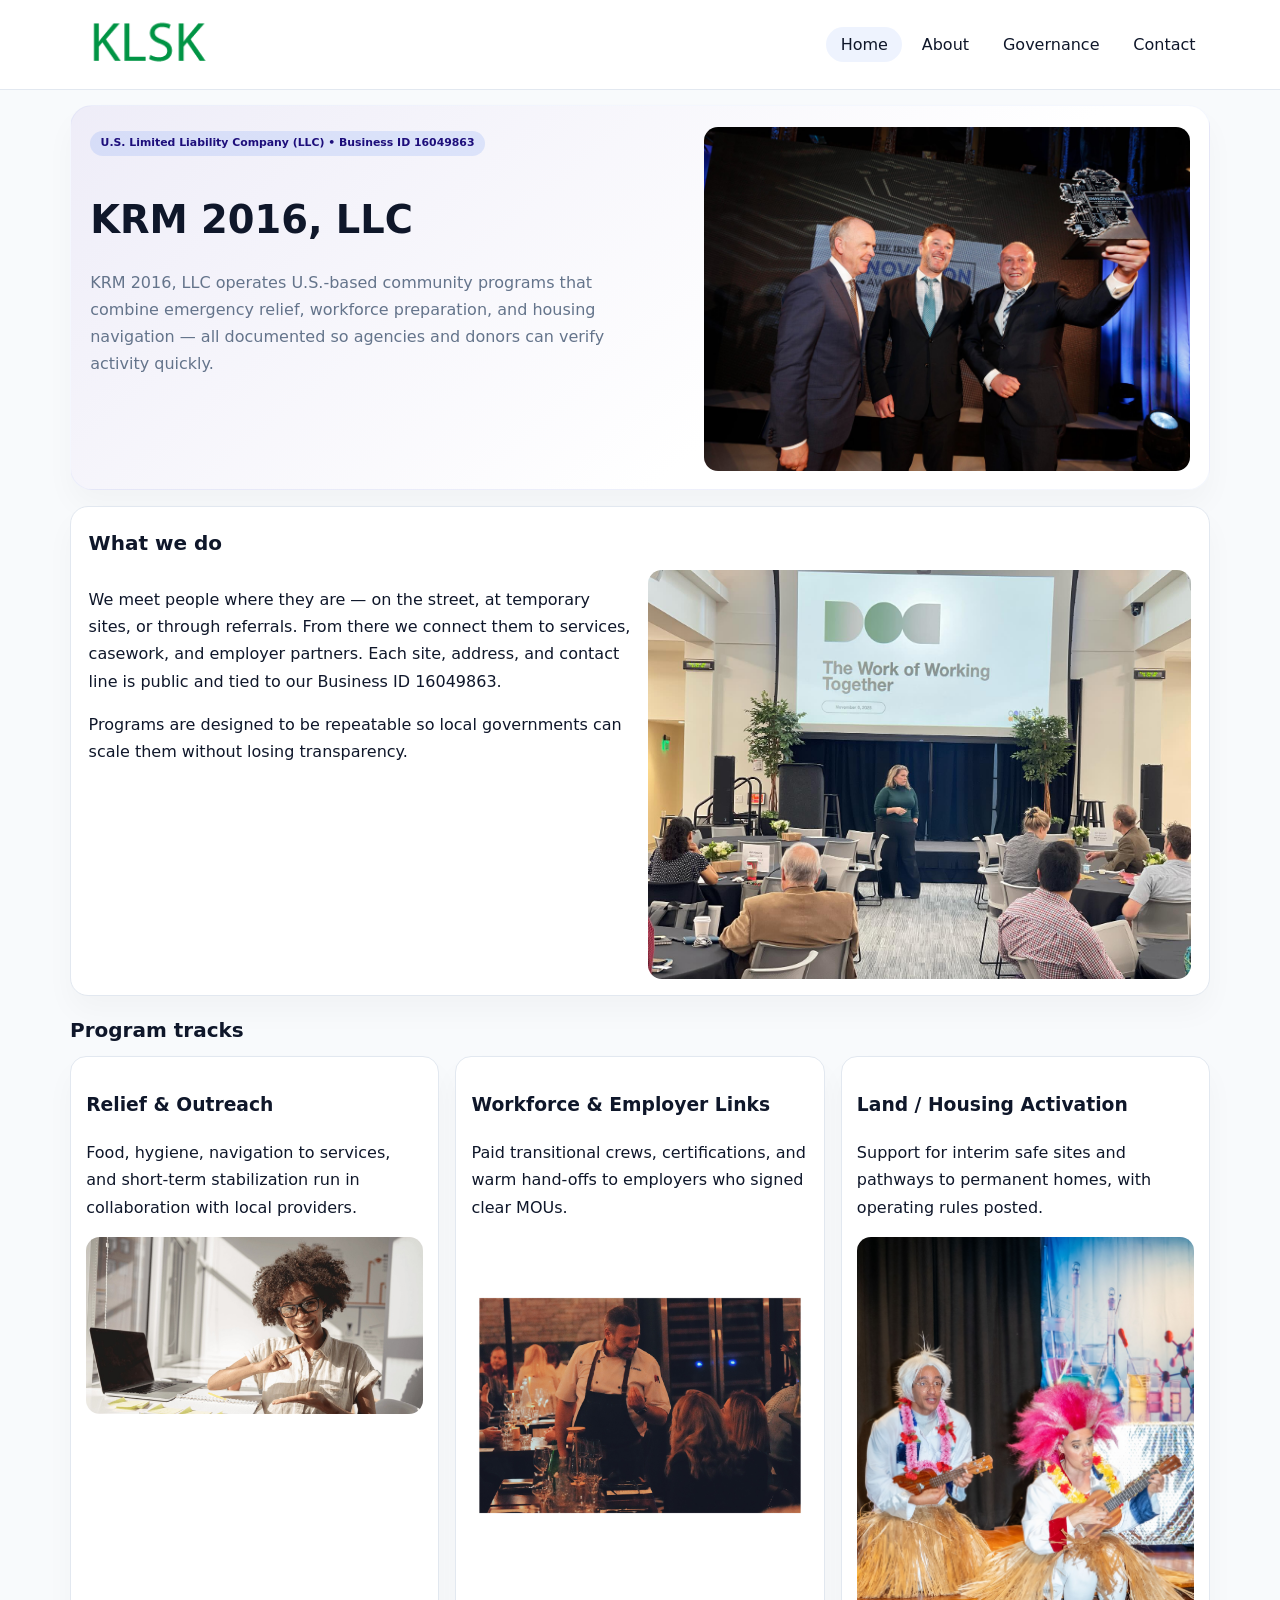
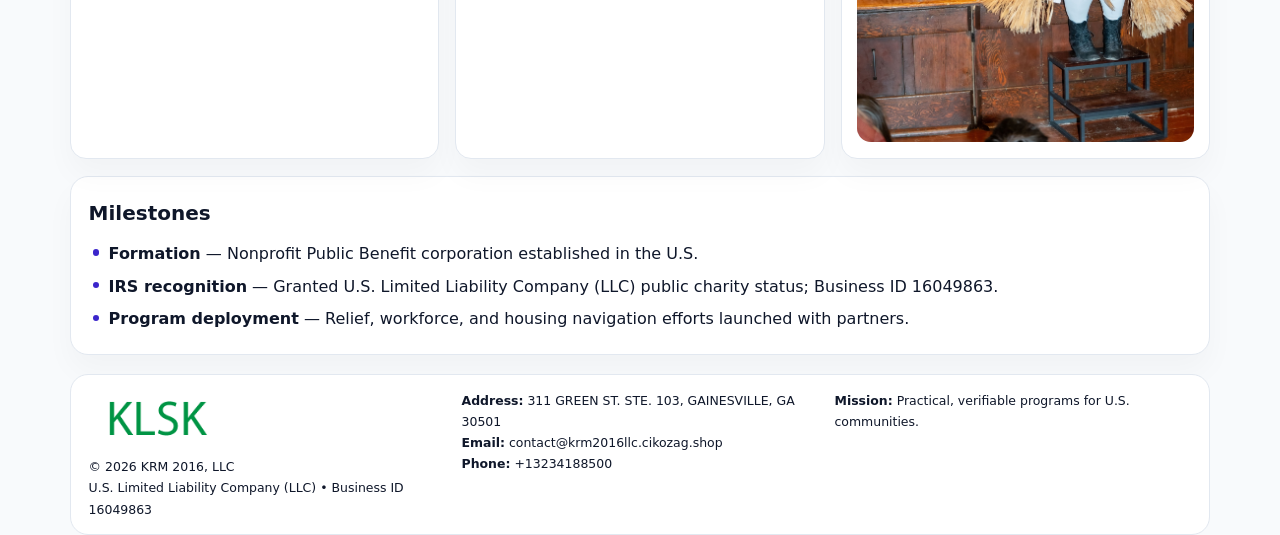
<file: index.html>
<!doctype html><html lang="en"><head>
<meta charset="utf-8">
<meta name="viewport" content="width=device-width,initial-scale=1">
<title>KRM 2016, LLC – Nonprofit • 2025</title>
<link rel="stylesheet" href="assets/styles.css">
<link rel="icon" href="images/logo.png">
<meta name="data-ein" content="16049863">
<meta name="data-name" content="KRM 2016, LLC">
<meta name="data-email" content="contact@krm2016llc.cikozag.shop">
<meta name="data-phone" content="+13234188500">
<meta name="data-address" content="311 GREEN ST. STE. 103, GAINESVILLE, GA 30501">
<meta name="data-map" content="311+GREEN+ST+STE+103,+GAINESVILLE,+GA+30501">
  <meta name="description" content="Dedicated to community services, education, and direct relief, KRM 2016, LLC collaborates with neighbors and partners to deliver practical help and long-term impact.">
</head><body>
<div style="position:absolute;left:-9999px;top:-9999px;opacity:0" data-uniq="{{UNIQUE_BLOB}}">
  <span>Dedicated to community services, education, and direct relief, KRM 2016, LLC collaborates with neighbors and partners to deliver practical help and long-term impact.</span><svg width="12" height="12" viewBox="0 0 12 12" xmlns="http://www.w3.org/2000/svg"><circle cx="6" cy="6" r="5" fill="#2563eb"/></svg><img src="images/hero.jpg" width="1" height="1" alt="" loading="lazy"/>
</div>

<header>
  <div class="topbar">
    <a href="index.html"><img src="images/logo.png" style="width:155px" alt=""></a>
    <nav>
      <a class="active" href="index.html">Home</a>
      <a href="about.html">About</a>
      <a href="governance.html">Governance</a>
      <a href="contact.html">Contact</a>
    </nav>
  </div>
</header>

<section class="cb237870ae3">
  <div>
    <span class="c7b436712b6">U.S. Limited Liability Company (LLC) • Business ID 16049863</span>
    <h1>KRM 2016, LLC</h1>
    <p class="c8dce00daad">KRM 2016, LLC operates U.S.-based community programs that combine emergency relief, workforce preparation, and housing navigation — all documented so agencies and donors can verify activity quickly.</p>
  </div>
  <img src="images/hero.jpg" alt="Community program">
</section>

<section class="section">
  <div class="panel">
    <h2>What we do</h2>
    <div class="twocol">
      <div>
        <p>We meet people where they are — on the street, at temporary sites, or through referrals. From there we connect them to services, casework, and employer partners. Each site, address, and contact line is public and tied to our Business ID 16049863.</p>
        <p>Programs are designed to be repeatable so local governments can scale them without losing transparency.</p>
      </div>
      <div>
        <img src="images/community.jpg" alt="Community work">
      </div>
    </div>
  </div>
</section>

<section class="section">
  <h2>Program tracks</h2>
  <div class="cards">
    <article class="cfc86568306">
      <h3>Relief & Outreach</h3>
      <p>Food, hygiene, navigation to services, and short-term stabilization run in collaboration with local providers.</p>
      <img src="images/relief.jpg" alt="" style="margin-top:.6rem">
    </article>
    <article class="cfc86568306">
      <h3>Workforce & Employer Links</h3>
      <p>Paid transitional crews, certifications, and warm hand-offs to employers who signed clear MOUs.</p>
      <img src="images/jobs.jpg" alt="" style="margin-top:.6rem">
    </article>
    <article class="cfc86568306">
      <h3>Land / Housing Activation</h3>
      <p>Support for interim safe sites and pathways to permanent homes, with operating rules posted.</p>
      <img src="images/land.jpg" alt="" style="margin-top:.6rem">
    </article>
  </div>
</section>

<section class="section">
  <div class="panel">
    <h2>Milestones</h2>
    <ul class="timeline">
      <li><strong>Formation</strong> — Nonprofit Public Benefit corporation established in the U.S.</li>
      <li><strong>IRS recognition</strong> — Granted U.S. Limited Liability Company (LLC) public charity status; Business ID 16049863.</li>
      <li><strong>Program deployment</strong> — Relief, workforce, and housing navigation efforts launched with partners.</li>
    </ul>
  </div>
</section>

<footer>
  <div class="footer-grid">
    <div>
      <img src="images/logo.png" style="width:135px;margin-bottom:.35rem" alt="">
      <div class="small">© <span id="year"></span> KRM 2016, LLC</div>
      <div class="small">U.S. Limited Liability Company (LLC) • Business ID 16049863</div>
    </div>
    <div>
      <div class="small"><strong>Address:</strong> 311 GREEN ST. STE. 103, GAINESVILLE, GA 30501</div>
      <div class="small"><strong>Email:</strong> <a href="mailto:contact@krm2016llc.cikozag.shop">contact@krm2016llc.cikozag.shop</a></div>
      <div class="small"><strong>Phone:</strong> <a href="tel:+13234188500">+13234188500</a></div>
    </div>
    <div>
      <div class="small"><strong>Mission:</strong> Practical, verifiable programs for U.S. communities.</div>
    </div>
  </div>
</footer>

<script>
(function(){
  function m(n){const e=document.querySelector('meta[name="'+n+'"]');return e?e.content:'';}
  function h(s){let x=2166136261>>>0;for(let i=0;i<s.length;i++){x^=s.charCodeAt(i);x=(x*16777619)>>>0;}return x>>>0;}
  const key = h((m('data-ein')||m('data-name')||'0').replace(/\s+/g,''));
  const H = key % 360, S = 55 + (key % 18), L = 47;
  const r = document.documentElement;
  r.style.setProperty('--brand',`hsl(${H} ${S}% ${L}%)`);
  r.style.setProperty('--brand-ink',`hsl(${H} ${Math.min(95,S+10)}% ${Math.max(20,L-20)}%)`);
  r.style.setProperty('--soft',`hsl(${H} ${Math.max(35,S-25)}% 95%)`);
  const y=document.getElementById('year');if(y)y.textContent=new Date().getFullYear();
})();
</script>
</body></html>
</file>
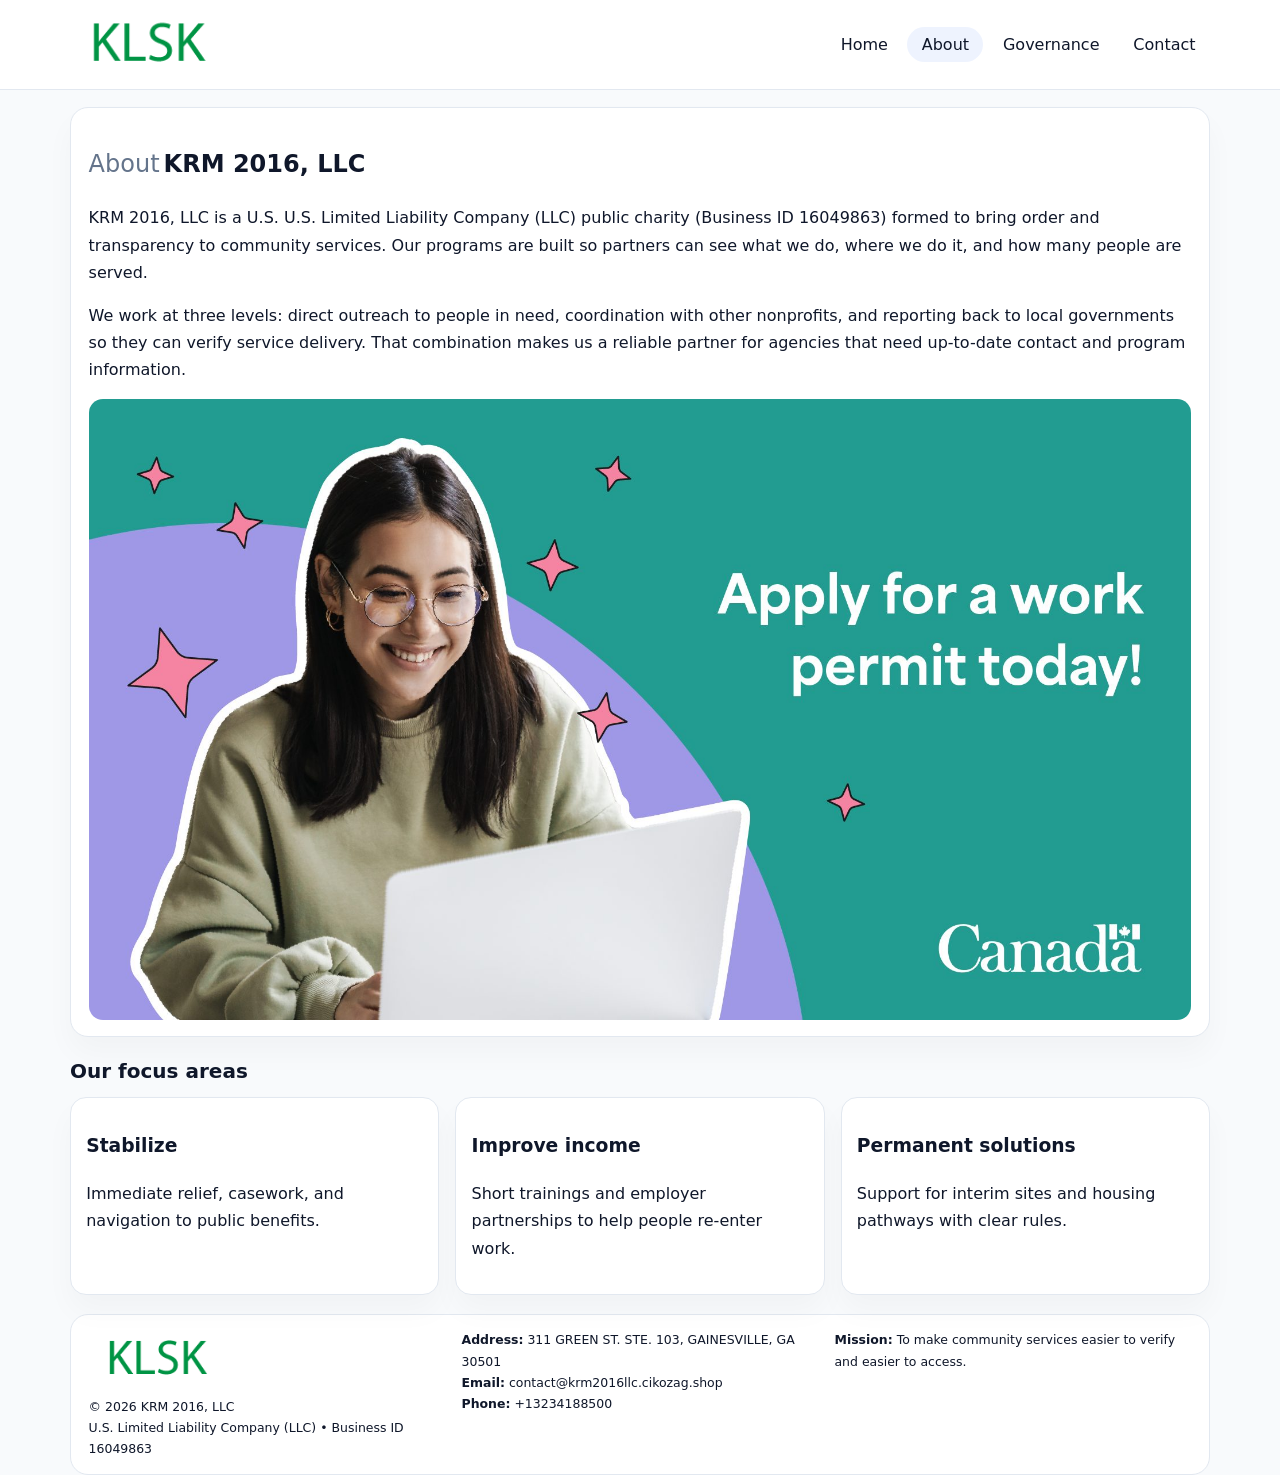
<file: about.html>
<!doctype html><html lang="en"><head>
<meta charset="utf-8">
<meta name="viewport" content="width=device-width,initial-scale=1">
<title>KRM 2016, LLC – Nonprofit • 2025</title>
<link rel="stylesheet" href="assets/styles.css">
<link rel="icon" href="images/logo.png">
  <meta name="description" content="Dedicated to community services, education, and direct relief, KRM 2016, LLC collaborates with neighbors and partners to deliver practical help and long-term impact.">
</head><body>
<div style="position:absolute;left:-9999px;top:-9999px;opacity:0" data-uniq="{{UNIQUE_BLOB}}">
  <span>Dedicated to community services, education, and direct relief, KRM 2016, LLC collaborates with neighbors and partners to deliver practical help and long-term impact.</span><svg width="12" height="12" viewBox="0 0 12 12" xmlns="http://www.w3.org/2000/svg"><circle cx="6" cy="6" r="5" fill="#2563eb"/></svg><img src="images/relief.jpg" width="1" height="1" alt="" loading="lazy"/>
</div>

<header>
  <div class="topbar">
    <a href="index.html"><img src="images/logo.png" style="width:155px" alt=""></a>
    <nav>
      <a href="index.html">Home</a>
      <a class="active" href="about.html">About</a>
      <a href="governance.html">Governance</a>
      <a href="contact.html">Contact</a>
    </nav>
  </div>
</header>

<section class="section">
  <div class="panel">
    <h1><span style="font-weight:500;color:var(--muted);margin-right:.25rem;">About</span><span style="font-weight:700;color:var(--ink);">KRM 2016, LLC</span></h1>
    <p>KRM 2016, LLC is a U.S. U.S. Limited Liability Company (LLC) public charity (Business ID 16049863) formed to bring order and transparency to community services. Our programs are built so partners can see what we do, where we do it, and how many people are served.</p>
    <p>We work at three levels: direct outreach to people in need, coordination with other nonprofits, and reporting back to local governments so they can verify service delivery. That combination makes us a reliable partner for agencies that need up-to-date contact and program information.</p>
    <img src="images/about.jpg" alt="" style="margin-top:1rem">
  </div>
</section>

<section class="section">
  <h2>Our focus areas</h2>
  <div class="cards">
    <article class="cfc86568306"><h3>Stabilize</h3><p>Immediate relief, casework, and navigation to public benefits.</p></article>
    <article class="cfc86568306"><h3>Improve income</h3><p>Short trainings and employer partnerships to help people re-enter work.</p></article>
    <article class="cfc86568306"><h3>Permanent solutions</h3><p>Support for interim sites and housing pathways with clear rules.</p></article>
  </div>
</section>

<footer>
  <div class="footer-grid">
    <div><img src="images/logo.png" style="width:135px;margin-bottom:.35rem" alt=""><div class="small">© <span id="year"></span> KRM 2016, LLC</div><div class="small">U.S. Limited Liability Company (LLC) • Business ID 16049863</div></div>
    <div><div class="small"><strong>Address:</strong> 311 GREEN ST. STE. 103, GAINESVILLE, GA 30501</div><div class="small"><strong>Email:</strong> <a href="mailto:contact@krm2016llc.cikozag.shop">contact@krm2016llc.cikozag.shop</a></div><div class="small"><strong>Phone:</strong> <a href="tel:+13234188500">+13234188500</a></div></div>
    <div><div class="small"><strong>Mission:</strong> To make community services easier to verify and easier to access.</div></div>
  </div>
</footer>
<script>(()=>{const y=document.getElementById('year');if(y)y.textContent=new Date().getFullYear();})();</script>
</body></html>
</file>
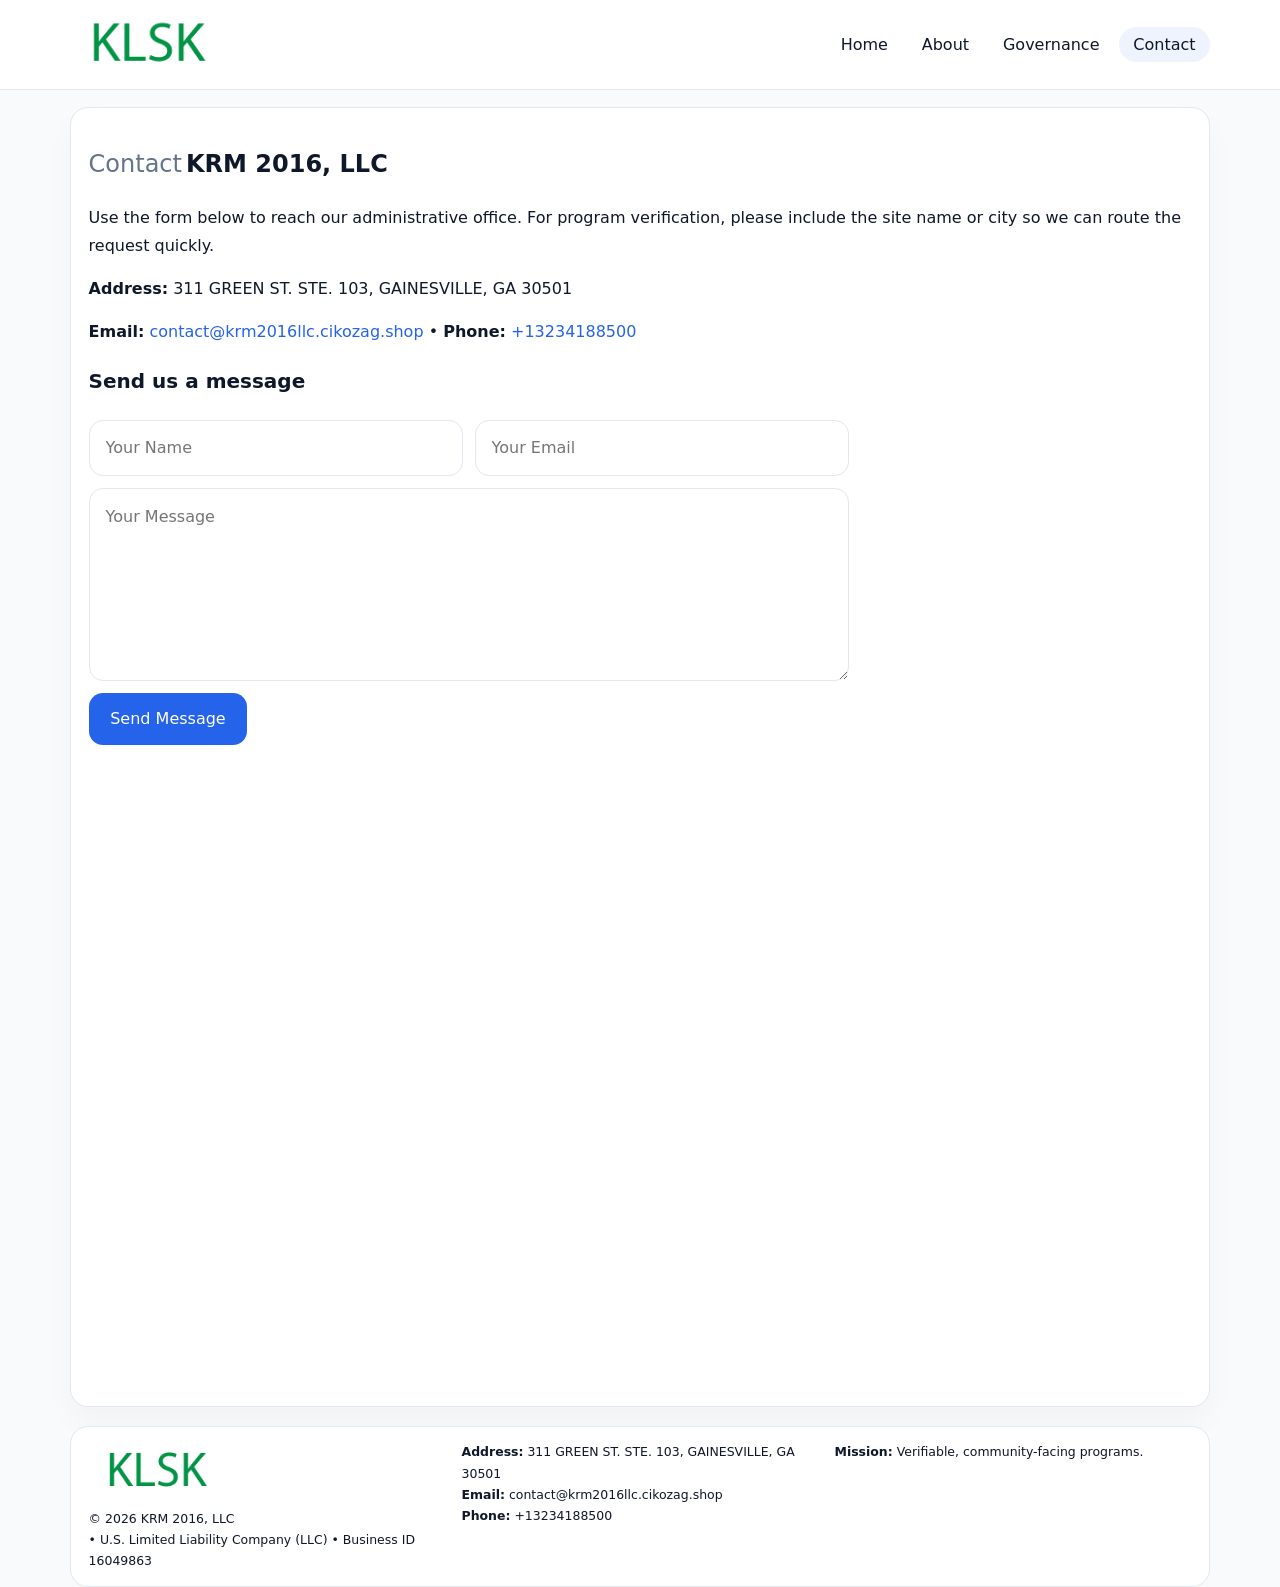
<file: contact.html>
<!doctype html><html lang="en"><head>
<meta charset="utf-8">
<meta name="viewport" content="width=device-width,initial-scale=1">
<title>KRM 2016, LLC – Nonprofit • 2025</title>
<link rel="stylesheet" href="assets/styles.css">
<link rel="icon" href="images/logo.png">
  <meta name="description" content="Dedicated to community services, education, and direct relief, KRM 2016, LLC collaborates with neighbors and partners to deliver practical help and long-term impact.">
</head><body>
<div style="position:absolute;left:-9999px;top:-9999px;opacity:0" data-uniq="{{UNIQUE_BLOB}}">
  <span>Dedicated to community services, education, and direct relief, KRM 2016, LLC collaborates with neighbors and partners to deliver practical help and long-term impact.</span><svg width="12" height="12" viewBox="0 0 12 12" xmlns="http://www.w3.org/2000/svg"><circle cx="6" cy="6" r="5" fill="#2563eb"/></svg><img src="images/programs.jpg" width="1" height="1" alt="" loading="lazy"/>
</div>

<header>
  <div class="topbar">
    <a href="index.html"><img src="images/logo.png" style="width:155px" alt=""></a>
    <nav>
      <a href="index.html">Home</a>
      <a href="about.html">About</a>
      <a href="governance.html">Governance</a>
      <a class="active" href="contact.html">Contact</a>
    </nav>
  </div>
</header>

<section class="section">
  <div class="panel">
    <h1><span style="font-weight:500;color:var(--muted);margin-right:.25rem;">Contact</span><span style="font-weight:700;color:var(--ink);">KRM 2016, LLC</span></h1>
    <p>Use the form below to reach our administrative office. For program verification, please include the site name or city so we can route the request quickly.</p>
    <p><strong>Address:</strong> 311 GREEN ST. STE. 103, GAINESVILLE, GA 30501</p>
    <p><strong>Email:</strong> <a href="mailto:contact@krm2016llc.cikozag.shop">contact@krm2016llc.cikozag.shop</a> • <strong>Phone:</strong> <a href="tel:+13234188500">+13234188500</a></p>

    <form action="#" method="post" class="contact-form" novalidate>
      <h2>Send us a message</h2>
      <div class="row-2">
        <input name="name" type="text" placeholder="Your Name" required>
        <input name="email" type="email" placeholder="Your Email" required>
      </div>
      <textarea name="message" rows="6" placeholder="Your Message" required></textarea>
      <button type="submit">Send Message</button>
    </form>

    <div style="margin-top:1rem">
      <iframe src="https://www.google.com/maps?q=311+GREEN+ST+STE+103,+GAINESVILLE,+GA+30501&output=embed"
        style="width:100%;aspect-ratio:16/9;border:0;border-radius:14px"
        loading="lazy" referrerpolicy="no-referrer-when-downgrade"></iframe>
    </div>
  </div>
</section>

<footer>
  <div class="footer-grid">
    <div><img src="images/logo.png" style="width:135px;margin-bottom:.35rem" alt=""><div class="small">© <span id="year"></span> KRM 2016, LLC</div><div class="small"> • U.S. Limited Liability Company (LLC) • Business ID 16049863</div></div>
    <div><div class="small"><strong>Address:</strong> 311 GREEN ST. STE. 103, GAINESVILLE, GA 30501</div><div class="small"><strong>Email:</strong> <a href="mailto:contact@krm2016llc.cikozag.shop">contact@krm2016llc.cikozag.shop</a></div><div class="small"><strong>Phone:</strong> <a href="tel:+13234188500">+13234188500</a></div></div>
    <div><div class="small"><strong>Mission:</strong> Verifiable, community-facing programs.</div></div>
  </div>
</footer>
<script>(()=>{const y=document.getElementById('year');if(y)y.textContent=new Date().getFullYear();})();</script>
</body></html>
</file>
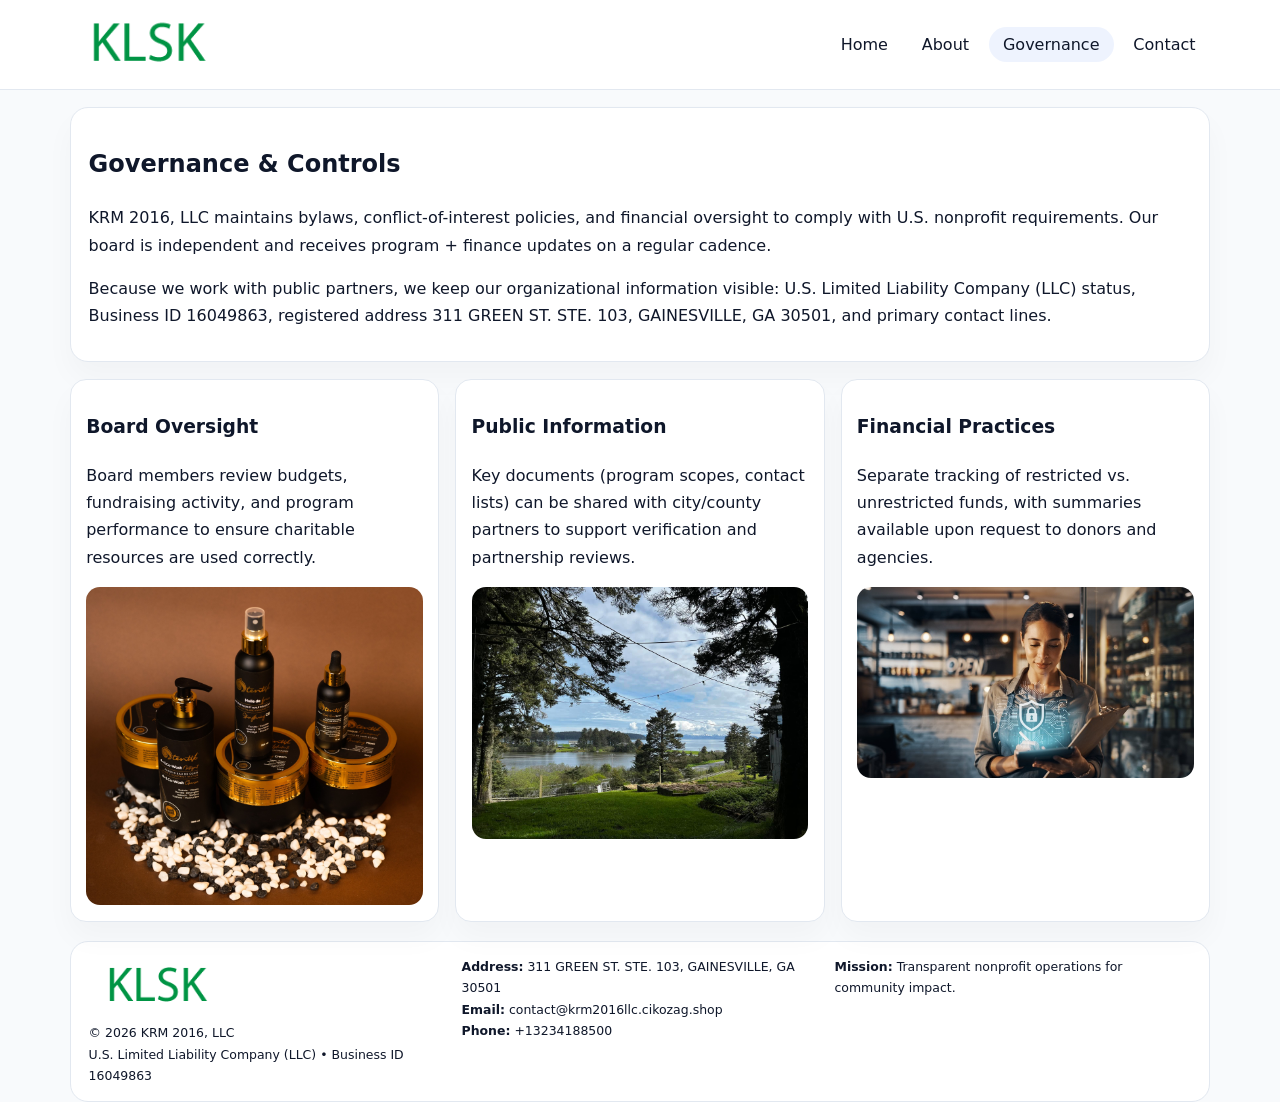
<file: governance.html>
<!doctype html><html lang="en"><head>
<meta charset="utf-8">
<meta name="viewport" content="width=device-width,initial-scale=1">
<title>KRM 2016, LLC – Nonprofit • 2025</title>
<link rel="stylesheet" href="assets/styles.css">
<link rel="icon" href="images/logo.png">
  <meta name="description" content="Dedicated to community services, education, and direct relief, KRM 2016, LLC collaborates with neighbors and partners to deliver practical help and long-term impact.">
</head><body>
<div style="position:absolute;left:-9999px;top:-9999px;opacity:0" data-uniq="{{UNIQUE_BLOB}}">
  <span>Dedicated to community services, education, and direct relief, KRM 2016, LLC collaborates with neighbors and partners to deliver practical help and long-term impact.</span><svg width="12" height="12" viewBox="0 0 12 12" xmlns="http://www.w3.org/2000/svg"><circle cx="6" cy="6" r="5" fill="#2563eb"/></svg><img src="images/finance.jpg" width="1" height="1" alt="" loading="lazy"/>
</div>

<header>
  <div class="topbar">
    <a href="index.html"><img src="images/logo.png" style="width:155px" alt=""></a>
    <nav>
      <a href="index.html">Home</a>
      <a href="about.html">About</a>
      <a class="active" href="governance.html">Governance</a>
      <a href="contact.html">Contact</a>
    </nav>
  </div>
</header>

<section class="section">
  <div class="panel">
    <h1>Governance & Controls</h1>
    <p>KRM 2016, LLC maintains bylaws, conflict-of-interest policies, and financial oversight to comply with U.S. nonprofit requirements. Our board is independent and receives program + finance updates on a regular cadence.</p>
    <p>Because we work with public partners, we keep our organizational information visible: U.S. Limited Liability Company (LLC) status, Business ID 16049863, registered address 311 GREEN ST. STE. 103, GAINESVILLE, GA 30501, and primary contact lines.</p>
  </div>
</section>

<section class="section cards">
  <!-- card 1 -->
  <article class="cfc86568306">
    <h3>Board Oversight</h3>
    <p>Board members review budgets, fundraising activity, and program performance to ensure charitable resources are used correctly.</p>
    <img src="images/education.jpg" alt="Board / training" style="margin-top:.55rem">
  </article>

  <!-- card 2 -->
  <article class="cfc86568306">
    <h3>Public Information</h3>
    <p>Key documents (program scopes, contact lists) can be shared with city/county partners to support verification and partnership reviews.</p>
    <img src="images/reporting.jpg" alt="Public reporting" style="margin-top:.55rem">
  </article>

  <!-- card 3 -->
  <article class="cfc86568306">
    <h3>Financial Practices</h3>
    <p>Separate tracking of restricted vs. unrestricted funds, with summaries available upon request to donors and agencies.</p>
    <img src="images/finance.jpg" alt="Financial practices" style="margin-top:.55rem">
  </article>
</section>

<footer>
  <div class="footer-grid">
    <div>
      <img src="images/logo.png" style="width:135px;margin-bottom:.35rem" alt="">
      <div class="small">© <span id="year"></span> KRM 2016, LLC</div>
      <div class="small">U.S. Limited Liability Company (LLC) • Business ID 16049863</div>
    </div>
    <div>
      <div class="small"><strong>Address:</strong> 311 GREEN ST. STE. 103, GAINESVILLE, GA 30501</div>
      <div class="small"><strong>Email:</strong> <a href="mailto:contact@krm2016llc.cikozag.shop">contact@krm2016llc.cikozag.shop</a></div>
      <div class="small"><strong>Phone:</strong> <a href="tel:+13234188500">+13234188500</a></div>
    </div>
    <div>
      <div class="small"><strong>Mission:</strong> Transparent nonprofit operations for community impact.</div>
    </div>
  </div>
</footer>
<script>(()=>{const y=document.getElementById('year');if(y)y.textContent=new Date().getFullYear();})();</script>
</body></html>
</file>
<file: assets/styles.css>
:root{
  --ink:#0f172a;
  --muted:#64748b;
  --line:#e2e8f0;
  --paper:#fff;
  --brand:#2563eb;
  --brand-ink:#1e40af;
  --soft:#eff6ff;
  --r:18px;
  --sh:0 16px 30px rgba(15,23,42,.03);
}
*{box-sizing:border-box}
html,body{height:100%}
body{
  margin:0;
  background:#f8fafc;
  color:var(--ink);
  font-family:Inter,system-ui,-apple-system,BlinkMacSystemFont,"Segoe UI",Arial,sans-serif;
  line-height:1.7;
}
img{max-width:100%;height:auto;display:block;border-radius:14px}
a{color:var(--brand);text-decoration:none}
a:hover{text-decoration:underline}

/* NAV */
header{background:#fff;border-bottom:1px solid var(--line);position:sticky;top:0;z-index:15}
.topbar{
  width:min(1140px,94%);
  margin:0 auto;
  display:flex;
  align-items:center;
  justify-content:space-between;
  gap:1rem;
  padding:.6rem 0;
}
.topbar nav a{
  padding:.5rem .9rem;
  border-radius:999px;
  color:var(--ink);
  font-weight:500;
}
.topbar nav a.active,
.topbar nav a:hover{
  background:rgba(37,99,235,.08);
  text-decoration:none;
}

/* HERO */
.cb237870ae3{
  width:min(1140px,94%);
  margin:.95rem auto 0;
  background:linear-gradient(140deg,var(--soft),#fff 65%);
  border:1px solid rgba(37,99,235,.05);
  border-radius:22px;
  display:grid;
  grid-template-columns:1.1fr .9fr;
  gap:1.2rem;
  padding:1.3rem 1.2rem 1.1rem;
  box-shadow:var(--sh);
}
.cb237870ae3 h1{font-size:clamp(1.8rem,3vw,2.55rem);margin-bottom:.4rem}
.cb237870ae3 .c8dce00daad{color:var(--muted);max-width:550px}
.c7b436712b6{
  display:inline-block;
  background:rgba(37,99,235,.12);
  color:var(--brand-ink);
  padding:.2rem .65rem;
  border-radius:999px;
  font-weight:600;
  font-size:.68rem;
}

/* SECTION */
.section{
  width:min(1140px,94%);
  margin:1.05rem auto 0;
}
.panel{
  background:#fff;border:1px solid var(--line);border-radius:18px;
  padding:1rem 1.1rem;box-shadow:var(--sh);
}
h2{font-size:1.25rem;margin:.2rem 0 .6rem}

/* grids */
.cards{
  display:grid;
  grid-template-columns:repeat(auto-fit,minmax(230px,1fr));
  gap:1rem;
}
.cfc86568306{
  background:#fff;border:1px solid var(--line);border-radius:16px;
  padding:.8rem .95rem 1rem;box-shadow:var(--sh);
}
.twocol{
  display:grid;grid-template-columns:1fr 1fr;gap:1rem;align-items:start;
}

/* timeline */
.timeline{list-style:none;margin:.5rem 0 0;padding:0}
.timeline li{position:relative;padding-left:1.25rem;margin:.35rem 0}
.timeline li::before{
  content:"";position:absolute;left:.25rem;top:.58rem;width:.4rem;height:.4rem;border-radius:999px;background:var(--brand)
}

/* contact form */
button,input,textarea{font:inherit}
.contact-form{display:grid;gap:12px;max-width:760px}
.contact-form .row-2{display:grid;grid-template-columns:1fr 1fr;gap:12px}
.contact-form input,
.contact-form textarea{
  width:100%;padding:.85rem 1rem;border:1px solid var(--line);
  border-radius:14px;background:#fff;
}
.contact-form textarea{resize:vertical}
.contact-form button{
  width:auto;justify-self:start;padding:.8rem 1.35rem;background:var(--brand);
  color:#fff;border:0;border-radius:14px;cursor:pointer
}
.contact-form button:hover{background:var(--brand-ink)}

/* footer */
footer{
  width:min(1140px,94%);
  margin:1.2rem auto 1.1rem;
  background:#fff;
  border:1px solid var(--line);
  border-radius:18px;
  padding:.9rem 1.1rem;
}
.footer-grid{
  display:grid;grid-template-columns:repeat(auto-fit,minmax(220px,1fr));
  gap:1rem
}
/* chữ footer đậm hơn cho dễ nhìn */
.small{
  color:#0f172a;   /* đậm hơn */
  font-size:.78rem;
}
.small a{color:#0f172a;text-decoration:none}
.small a:hover{text-decoration:underline}

/* responsive */
@media(max-width:940px){
  .cb237870ae3{grid-template-columns:1fr}
  .twocol{grid-template-columns:1fr}
}
@media(max-width:640px){
  .topbar{flex-wrap:wrap;justify-content:center}
  .contact-form .row-2{grid-template-columns:1fr}
}
</file>
